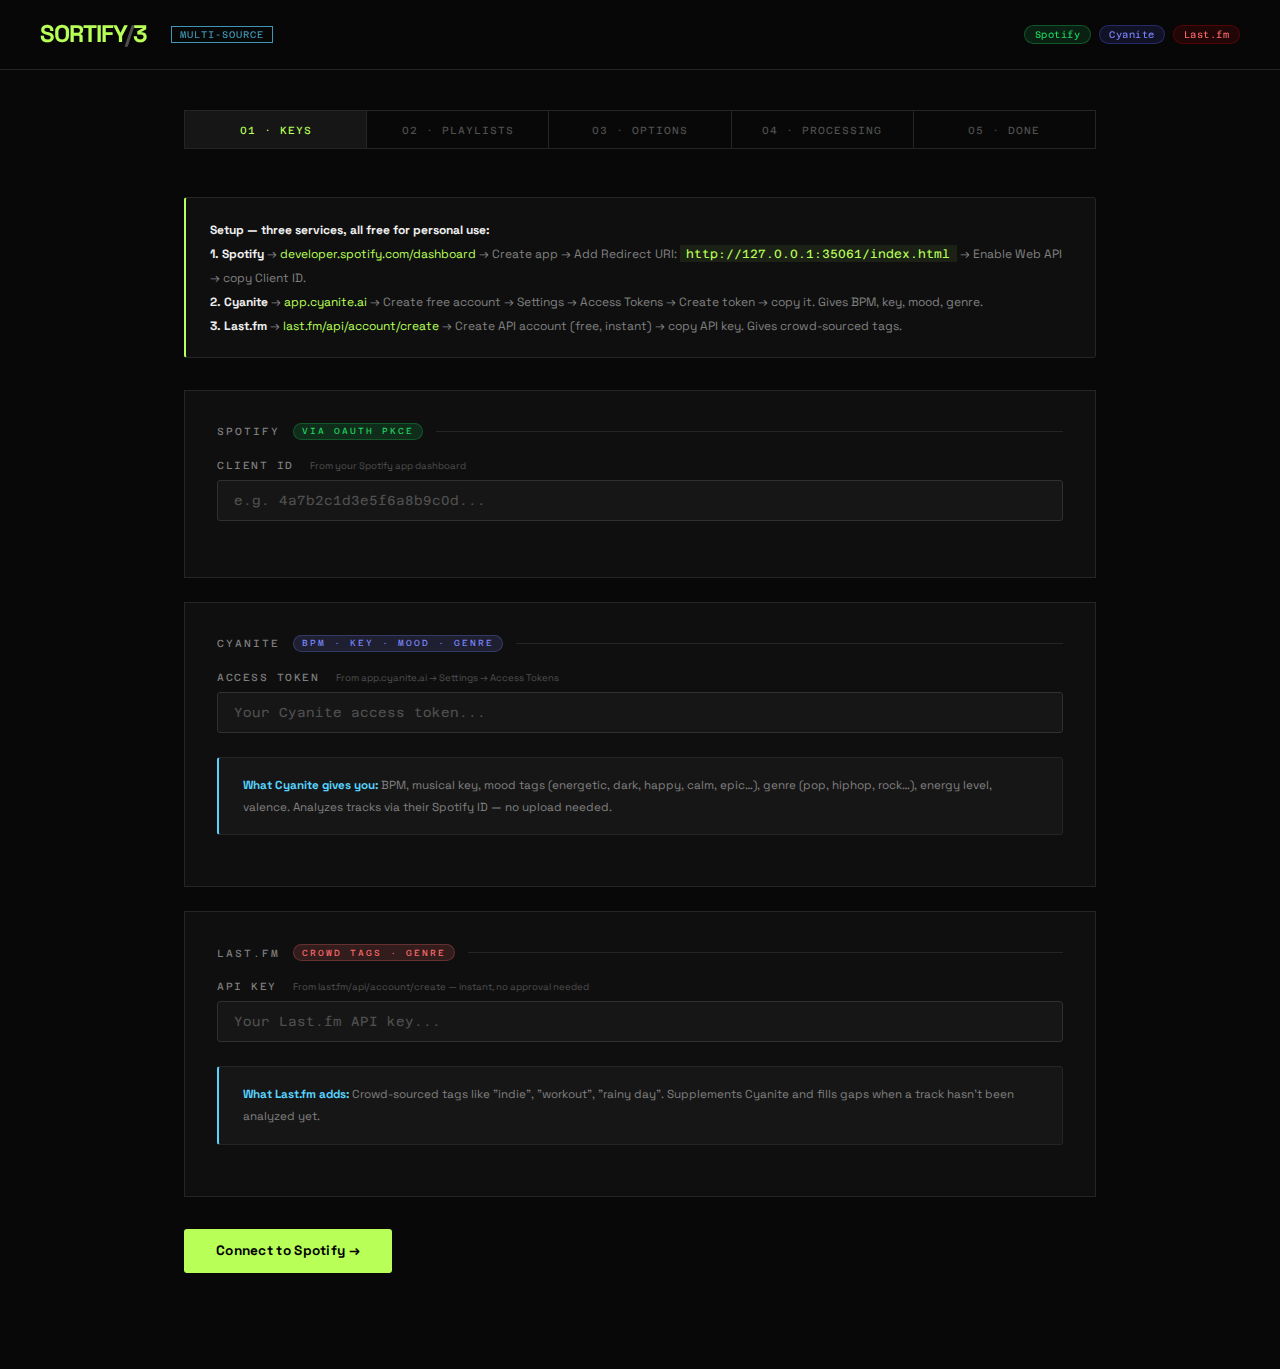
<file: index.html>
<!DOCTYPE html>
<html lang="en">
<head>
<meta charset="UTF-8"/>
<meta name="viewport" content="width=device-width,initial-scale=1.0"/>
<title>Sortify — Liked Songs Classifier</title>
<link href="https://fonts.googleapis.com/css2?family=Space+Grotesk:wght@300;400;500;700&family=Azeret+Mono:wght@400;500&display=swap" rel="stylesheet"/>
<link rel="stylesheet" href="style.css"/>
</head>
<body>

<header>
  <div>
    <div class="logo">SORTIFY<span>/</span>3</div>
  </div>
  <span class="version">MULTI-SOURCE</span>
  <div class="source-pills">
    <span class="spill spotify">Spotify</span>
    <span class="spill cyanite">Cyanite</span>
    <span class="spill lastfm">Last.fm</span>
  </div>
</header>

<div class="wrap">

  <!-- STEPS NAV -->
  <div class="steps-nav" id="steps-nav">
    <div class="step-dot active" data-step="0">01 · Keys</div>
    <div class="step-dot" data-step="1">02 · Playlists</div>
    <div class="step-dot" data-step="2">03 · Options</div>
    <div class="step-dot" data-step="3">04 · Processing</div>
    <div class="step-dot" data-step="4">05 · Done</div>
  </div>

  <!-- ═══ STEP 0: API KEYS ═══ -->
  <div id="step-0">
    <div class="instr">
      <strong>Setup — three services, all free for personal use:</strong><br/>
      <strong>1. Spotify</strong> → <a href="https://developer.spotify.com/dashboard" target="_blank">developer.spotify.com/dashboard</a> → Create app → Add Redirect URI: <code id="redir-display">loading...</code> → Enable Web API → copy Client ID.<br/>
      <strong>2. Cyanite</strong> → <a href="https://app.cyanite.ai" target="_blank">app.cyanite.ai</a> → Create free account → Settings → Access Tokens → Create token → copy it. Gives BPM, key, mood, genre.<br/>
      <strong>3. Last.fm</strong> → <a href="https://www.last.fm/api/account/create" target="_blank">last.fm/api/account/create</a> → Create API account (free, instant) → copy API key. Gives crowd-sourced tags.
    </div>

    <div class="card">
      <div class="card-title">Spotify <span class="src-tag src-spotify">via OAuth PKCE</span></div>
      <div class="field">
        <label>Client ID <span class="hint">From your Spotify app dashboard</span></label>
        <input type="text" id="sp-client-id" placeholder="e.g. 4a7b2c1d3e5f6a8b9c0d..."/>
      </div>
    </div>

    <div class="card">
      <div class="card-title">Cyanite <span class="src-tag src-cyanite">BPM · Key · Mood · Genre</span></div>
      <div class="field">
        <label>Access Token <span class="hint">From app.cyanite.ai → Settings → Access Tokens</span></label>
        <input type="password" id="cy-token" placeholder="Your Cyanite access token..."/>
      </div>
      <div class="instr-block">
        <strong>What Cyanite gives you:</strong> BPM, musical key, mood tags (energetic, dark, happy, calm, epic…), genre (pop, hiphop, rock…), energy level, valence. Analyzes tracks via their Spotify ID — no upload needed.
      </div>
    </div>

    <div class="card">
      <div class="card-title">Last.fm <span class="src-tag src-lastfm">Crowd Tags · Genre</span></div>
      <div class="field">
        <label>API Key <span class="hint">From last.fm/api/account/create — instant, no approval needed</span></label>
        <input type="text" id="lfm-key" placeholder="Your Last.fm API key..."/>
      </div>
      <div class="instr-block">
        <strong>What Last.fm adds:</strong> Crowd-sourced tags like "indie", "workout", "rainy day". Supplements Cyanite and fills gaps when a track hasn't been analyzed yet.
      </div>
    </div>

    <div class="btn-row">
      <button class="btn" id="btn-connect">Connect to Spotify →</button>
    </div>
  </div>

  <!-- ═══ STEP 1: PICK PLAYLISTS ═══ -->
  <div id="step-1" class="hidden">
    <div class="card">
      <div class="card-title">Target Playlists <span class="src-tag src-spotify">your playlists</span></div>
      <p style="font-size:0.75rem;color:var(--muted2);line-height:1.8;margin-bottom:1.2rem">
        Select which playlists liked songs should be sorted into. Each playlist is fingerprinted
        using Cyanite analysis of its existing tracks to build an audio centroid (average BPM, mood, genre profile).
        Liked songs are matched to the nearest centroid, boosted by playlist name keywords.
      </p>
      <div class="pick-bar">
        <button class="btn btn-secondary btn-sm" id="btn-all">All</button>
        <button class="btn btn-secondary btn-sm" id="btn-none">None</button>
        <span id="pick-count" class="mono">0 selected</span>
      </div>
      <div class="pl-grid" id="pl-grid">
        <div class="skel"></div><div class="skel"></div><div class="skel"></div>
      </div>
    </div>
    <div class="btn-row">
      <button class="btn" id="btn-to-opts" disabled>Configure Options →</button>
      <button class="btn btn-secondary" id="btn-back-0">← Back</button>
    </div>
  </div>

  <!-- ═══ STEP 2: OPTIONS ═══ -->
  <div id="step-2" class="hidden">
    <div class="card">
      <div class="card-title">Matching Options <span class="src-tag src-all">classification tuning</span></div>

      <div class="field">
        <label>Confidence Threshold <span class="hint">How strict the match must be</span></label>
        <div class="slider-wrap">
          <span class="slider-label">Strict</span>
          <input type="range" id="thresh" min="0.1" max="1.0" step="0.05" value="0.6"/>
          <span class="slider-label">Loose</span>
          <span class="slider-val" id="thresh-val">0.60</span>
        </div>
        <div class="slider-desc">Songs too different from all your playlists are skipped. Lower = fewer but more accurate matches. Recommended: 0.55–0.70</div>
      </div>

      <div class="field">
        <label>Cyanite Sample Rate <span class="hint">Tracks per playlist analyzed for fingerprinting</span></label>
        <div class="slider-wrap">
          <span class="slider-label">10</span>
          <input type="range" id="sample-rate" min="10" max="100" step="5" value="30"/>
          <span class="slider-label">100</span>
          <span class="slider-val" id="sample-val">30</span>
        </div>
        <div class="slider-desc">More samples = better fingerprint but more API calls. 30 is a good balance for Cyanite's free tier rate limits.</div>
      </div>

      <div class="sep"></div>

      <label class="toggle-row">
        <input type="checkbox" id="opt-keywords" checked/>
        <span>🔤 Playlist name keyword boosting — nudges ambiguous matches toward semantically aligned playlists</span>
      </label>
      <label class="toggle-row">
        <input type="checkbox" id="opt-lastfm" checked/>
        <span>🔴 Use Last.fm tags to supplement Cyanite — fills gaps for unanalyzed tracks</span>
      </label>
      <label class="toggle-row">
        <input type="checkbox" id="opt-dupes" checked/>
        <span>🔁 Skip songs already in target playlist (de-duplication)</span>
      </label>
    </div>

    <div class="btn-row">
      <button class="btn" id="btn-run">Analyse & Sort →</button>
      <button class="btn btn-secondary" id="btn-back-1">← Back</button>
    </div>
  </div>

  <!-- ═══ STEP 3: PROCESSING ═══ -->
  <div id="step-3" class="hidden">
    <div class="progress-card">
      <div style="font-size:0.65rem;font-family:'Azeret Mono',monospace;letter-spacing:2px;text-transform:uppercase;color:var(--muted2);margin-bottom:0.5rem">Processing</div>
      <div class="prog-bar-bg"><div class="prog-bar-fill" id="prog-fill"></div></div>
      <div class="prog-label" id="prog-label">Initializing...</div>
    </div>
    <div class="log" id="log"></div>
  </div>

  <!-- ═══ STEP 4: RESULTS ═══ -->
  <div id="step-4" class="hidden">
    <div class="stat-row" id="stat-row"></div>
    <div class="results-list" id="results-list"></div>
    <div id="skipped-notice"></div>
    <div class="btn-row">
      <button class="btn btn-secondary" id="btn-restart">← Start Over</button>
    </div>
  </div>

</div><!-- /wrap -->

<script src="app.js"></script>
</body>
</html>
</file>
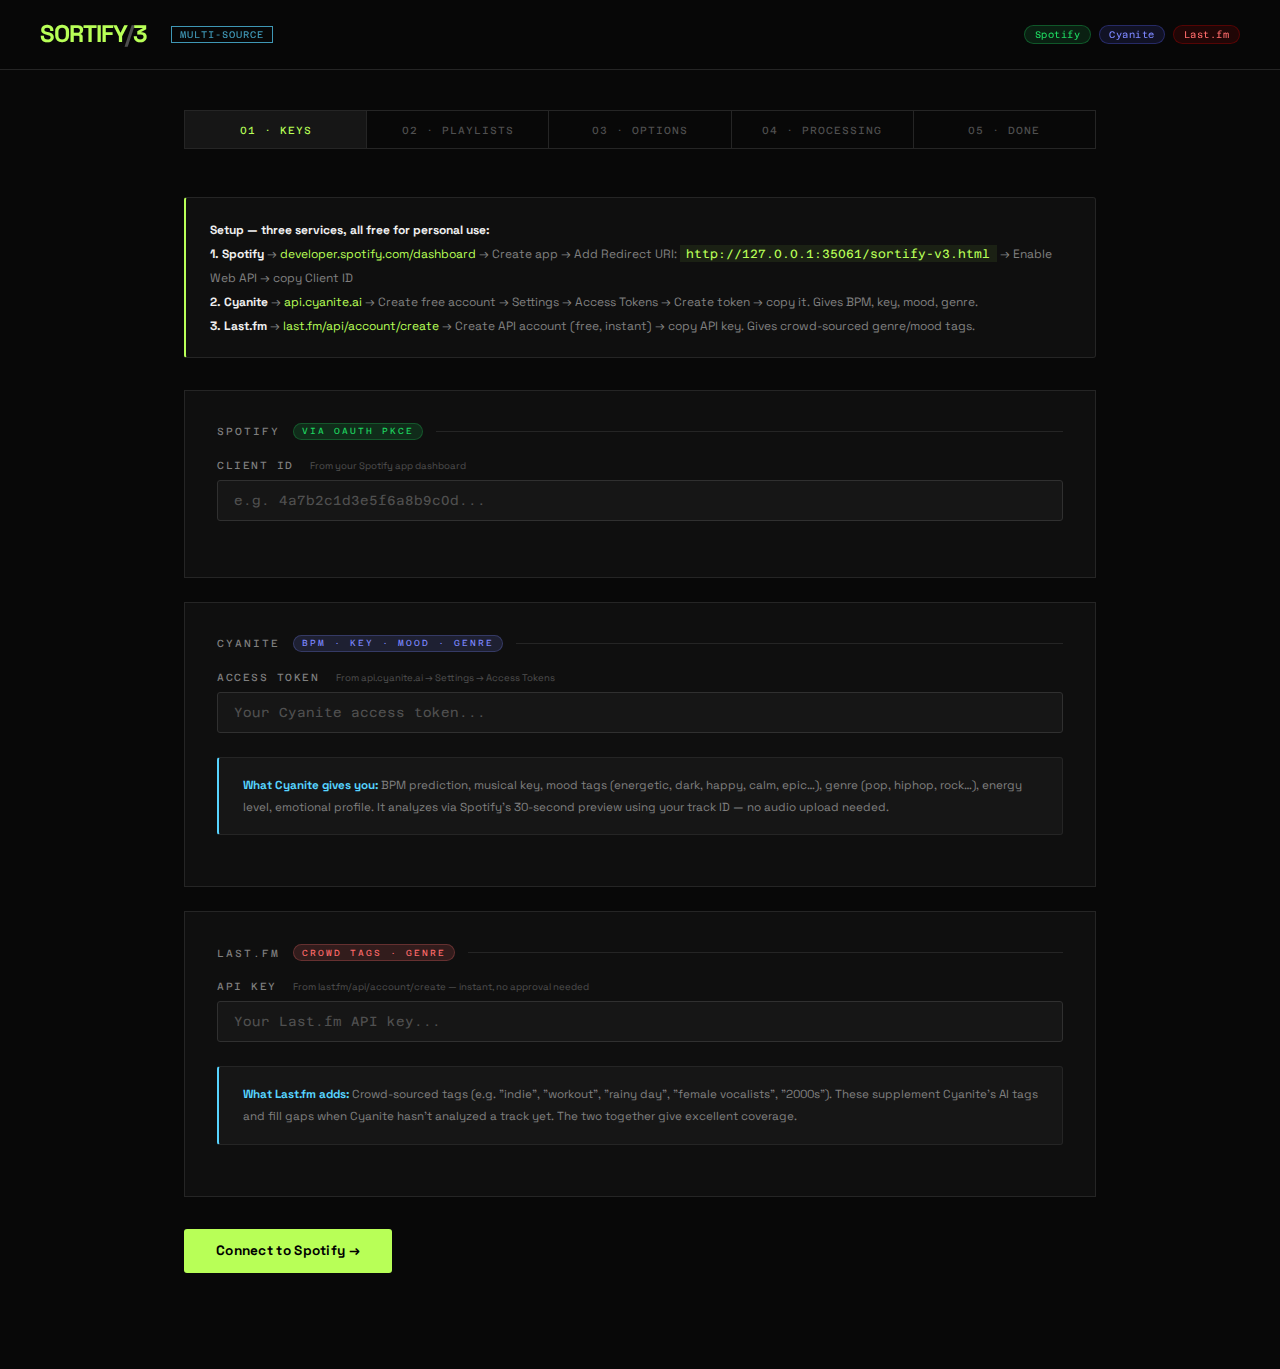
<file: sortify-v3.html>
<!DOCTYPE html>
<html lang="en">
<head>
<meta charset="UTF-8"/>
<meta name="viewport" content="width=device-width,initial-scale=1.0"/>
<title>Sortify v3</title>
<link href="https://fonts.googleapis.com/css2?family=Space+Grotesk:wght@300;400;500;700&family=Azeret+Mono:wght@400;500&display=swap" rel="stylesheet"/>
<style>
:root{
  --bg:#080808;
  --s1:#0f0f0f;
  --s2:#161616;
  --s3:#1c1c1c;
  --border:#252525;
  --border2:#303030;
  --g:#b8ff57;
  --g2:#57d4ff;
  --g3:#ff5757;
  --g4:#ffc857;
  --text:#efefef;
  --muted:#505050;
  --muted2:#808080;
  --r:3px;
}
*{box-sizing:border-box;margin:0;padding:0}
html{scroll-behavior:smooth}
body{background:var(--bg);color:var(--text);font-family:'Space Grotesk',sans-serif;min-height:100vh;display:flex;flex-direction:column;align-items:center;overflow-x:hidden}
.mono{font-family:'Azeret Mono',monospace}

/* ── HEADER ── */
header{
  width:100%;padding:1.4rem 2.5rem;border-bottom:1px solid var(--border);
  display:flex;align-items:center;gap:1.2rem;
  position:sticky;top:0;z-index:100;
  background:rgba(8,8,8,0.9);backdrop-filter:blur(12px);
}
.logo{font-size:1.5rem;font-weight:700;letter-spacing:-1px;color:var(--g);line-height:1}
.logo span{color:var(--text);opacity:0.3}
.version{font-family:'Azeret Mono',monospace;font-size:0.6rem;color:var(--g2);border:1px solid var(--g2);padding:0.15rem 0.5rem;letter-spacing:1px;opacity:0.7;margin-left:0.3rem}
.source-pills{margin-left:auto;display:flex;gap:0.5rem}
.spill{font-size:0.6rem;font-family:'Azeret Mono',monospace;padding:0.2rem 0.6rem;border-radius:20px;letter-spacing:0.5px}
.spill.spotify{background:rgba(30,215,96,0.12);color:#1ed760;border:1px solid rgba(30,215,96,0.3)}
.spill.cyanite{background:rgba(88,100,255,0.12);color:#7c87ff;border:1px solid rgba(88,100,255,0.3)}
.spill.lastfm{background:rgba(210,0,0,0.12);color:#ff6b6b;border:1px solid rgba(210,0,0,0.3)}

/* ── CONTAINER ── */
.wrap{width:100%;max-width:960px;padding:2.5rem 1.5rem 6rem}

/* ── STEPS NAV ── */
.steps-nav{display:flex;gap:0;margin-bottom:3rem;border:1px solid var(--border);overflow:hidden}
.step-dot{flex:1;padding:0.8rem 0.5rem;text-align:center;font-size:0.65rem;font-family:'Azeret Mono',monospace;letter-spacing:1px;color:var(--muted);border-right:1px solid var(--border);text-transform:uppercase;transition:background 0.2s,color 0.2s;cursor:default}
.step-dot:last-child{border-right:none}
.step-dot.active{background:var(--s2);color:var(--g)}
.step-dot.done{background:rgba(184,255,87,0.05);color:var(--g);opacity:0.5}

/* ── CARDS & SECTIONS ── */
.card{background:var(--s1);border:1px solid var(--border);padding:2rem;margin-bottom:1.5rem}
.card-title{font-size:0.65rem;font-family:'Azeret Mono',monospace;letter-spacing:2px;text-transform:uppercase;color:var(--muted2);margin-bottom:1.2rem;display:flex;align-items:center;gap:0.8rem}
.card-title::after{content:'';flex:1;height:1px;background:var(--border)}
.card-title .src-tag{font-size:0.55rem;padding:0.15rem 0.5rem;border-radius:20px}
.src-spotify{background:rgba(30,215,96,0.15);color:#1ed760;border:1px solid rgba(30,215,96,0.25)}
.src-cyanite{background:rgba(124,135,255,0.15);color:#7c87ff;border:1px solid rgba(124,135,255,0.25)}
.src-lastfm{background:rgba(255,107,107,0.15);color:#ff6b6b;border:1px solid rgba(255,107,107,0.25)}
.src-all{background:rgba(255,200,87,0.15);color:var(--g4);border:1px solid rgba(255,200,87,0.25)}

/* ── FORM ── */
.field{margin-bottom:1.5rem}
.field label{display:block;font-size:0.65rem;font-family:'Azeret Mono',monospace;letter-spacing:1.5px;text-transform:uppercase;color:var(--muted2);margin-bottom:0.5rem}
.field label .hint{font-size:0.6rem;color:var(--muted);text-transform:none;letter-spacing:0;margin-left:0.5rem;font-family:'Space Grotesk',sans-serif}
.field input,.field select{
  width:100%;background:var(--s2);border:1px solid var(--border2);color:var(--text);
  padding:0.75rem 1rem;font-family:'Azeret Mono',monospace;font-size:0.82rem;outline:none;
  transition:border-color 0.2s;border-radius:var(--r)
}
.field input:focus,.field select:focus{border-color:var(--g)}
.field input::placeholder{color:var(--muted)}
.field-row{display:grid;grid-template-columns:1fr 1fr;gap:1rem}

/* ── INSTRUCTIONS ── */
.instr{
  background:var(--s1);border:1px solid var(--border);border-left:2px solid var(--g);
  padding:1.2rem 1.5rem;font-size:0.75rem;line-height:2;color:var(--muted2);margin-bottom:2rem;border-radius:var(--r)
}
.instr strong{color:var(--text)}
.instr a{color:var(--g);text-decoration:none}
.instr a:hover{text-decoration:underline}
.instr code{background:rgba(184,255,87,0.08);padding:0.1rem 0.4rem;color:var(--g);font-family:'Azeret Mono',monospace;font-size:0.75rem}
.instr-block{background:var(--s2);border:1px solid var(--border);border-left:2px solid var(--g2);padding:1rem 1.5rem;font-size:0.73rem;line-height:1.9;color:var(--muted2);margin-bottom:1.2rem;border-radius:var(--r)}
.instr-block strong{color:var(--g2)}

/* ── BUTTONS ── */
.btn{
  background:var(--g);color:#000;border:none;padding:0.85rem 2rem;
  font-family:'Space Grotesk',sans-serif;font-weight:700;font-size:0.85rem;
  cursor:pointer;letter-spacing:0.3px;transition:opacity 0.15s,transform 0.1s;border-radius:var(--r)
}
.btn:hover{opacity:0.88}
.btn:active{transform:scale(0.98)}
.btn:disabled{opacity:0.3;cursor:not-allowed}
.btn-secondary{background:transparent;color:var(--text);border:1px solid var(--border2)}
.btn-secondary:hover{border-color:var(--muted2)}
.btn-sm{padding:0.5rem 1rem;font-size:0.75rem}
.btn-row{display:flex;gap:0.8rem;flex-wrap:wrap;margin-top:2rem}

/* ── PLAYLIST PICKER ── */
.pl-grid{
  display:flex;flex-direction:column;gap:0.4rem;
  max-height:380px;overflow-y:auto;border:1px solid var(--border);background:var(--s2);padding:0.4rem
}
.pl-item{
  display:flex;align-items:center;gap:0.8rem;padding:0.6rem 0.8rem;
  cursor:pointer;border:1px solid transparent;border-radius:var(--r);transition:all 0.12s;user-select:none
}
.pl-item:hover{background:var(--s3)}
.pl-item.sel{border-color:var(--g);background:rgba(184,255,87,0.04)}
.pl-img{width:38px;height:38px;object-fit:cover;flex-shrink:0;background:var(--border);border-radius:2px}
.pl-name{font-weight:600;font-size:0.82rem;white-space:nowrap;overflow:hidden;text-overflow:ellipsis}
.pl-meta{font-size:0.65rem;color:var(--muted2);margin-top:0.1rem;font-family:'Azeret Mono',monospace}
.pl-check{width:16px;height:16px;border:1px solid var(--border2);flex-shrink:0;margin-left:auto;border-radius:2px;display:flex;align-items:center;justify-content:center;font-size:0.65rem;color:var(--g)}
.pl-item.sel .pl-check{background:rgba(184,255,87,0.15);border-color:var(--g)}

.pick-bar{display:flex;align-items:center;gap:0.8rem;margin-bottom:0.8rem;flex-wrap:wrap}
.pick-bar span{margin-left:auto;font-size:0.7rem;color:var(--muted2);font-family:'Azeret Mono',monospace}

/* ── SLIDER ── */
.slider-wrap{display:flex;align-items:center;gap:1rem;margin-top:0.5rem}
.slider-wrap input[type=range]{flex:1;accent-color:var(--g)}
.slider-label{font-size:0.7rem;color:var(--muted2)}
.slider-val{font-family:'Azeret Mono',monospace;color:var(--g);font-size:0.85rem;min-width:2.5rem;text-align:right}
.slider-desc{font-size:0.72rem;color:var(--muted2);line-height:1.7;margin-top:0.5rem}

/* ── TOGGLE ── */
.toggle-row{display:flex;align-items:center;gap:0.8rem;margin-top:0.8rem;cursor:pointer}
.toggle-row input{accent-color:var(--g);width:14px;height:14px}
.toggle-row span{font-size:0.78rem;color:var(--muted2)}

/* ── PROGRESS ── */
.progress-card{background:var(--s1);border:1px solid var(--border);padding:2rem;margin-bottom:1.2rem;border-radius:var(--r)}
.prog-bar-bg{background:var(--s2);border:1px solid var(--border);height:4px;overflow:hidden;border-radius:2px;margin:1rem 0}
.prog-bar-fill{height:100%;background:var(--g);transition:width 0.5s ease;width:0%}
.prog-label{font-size:0.68rem;color:var(--muted2);font-family:'Azeret Mono',monospace}

/* ── LOG ── */
.log{
  background:var(--bg);border:1px solid var(--border);
  padding:1rem;height:220px;overflow-y:auto;
  font-size:0.7rem;line-height:1.9;border-radius:var(--r)
}
.l{color:var(--muted2)}
.l.ok{color:var(--g)}
.l.info{color:var(--g2)}
.l.warn{color:var(--g4)}
.l.err{color:var(--g3)}
.l.src-c{color:#7c87ff}
.l.src-l{color:#ff6b6b}

/* ── RESULTS ── */
.results-list{display:flex;flex-direction:column;gap:0.8rem}
.res-row{
  background:var(--s1);border:1px solid var(--border);
  display:grid;grid-template-columns:52px 1fr auto auto;
  align-items:center;gap:1rem;padding:1rem 1.2rem;border-radius:var(--r);
}
.res-img{width:52px;height:52px;object-fit:cover;background:var(--border);border-radius:2px}
.res-name{font-weight:700;font-size:0.9rem;margin-bottom:0.15rem}
.res-meta{font-size:0.65rem;color:var(--muted2);font-family:'Azeret Mono',monospace}
.res-count{font-weight:700;font-size:1.4rem;color:var(--g);text-align:right;white-space:nowrap}
.res-count small{font-size:0.6rem;color:var(--muted2);display:block;text-align:right;font-family:'Azeret Mono',monospace;font-weight:400}
.res-open{font-size:0.68rem;color:var(--g2);text-decoration:none;white-space:nowrap}
.res-open:hover{text-decoration:underline}

/* ── CENTROID PILLS ── */
.cpills{display:flex;flex-wrap:wrap;gap:0.3rem;margin-top:0.4rem}
.cp{font-size:0.58rem;padding:0.12rem 0.45rem;border-radius:20px;border:1px solid var(--border2);color:var(--muted2);font-family:'Azeret Mono',monospace}
.cp.hi{border-color:var(--g);color:var(--g)}
.cp.mood{border-color:var(--g2);color:var(--g2)}

/* ── SKELETONS ── */
.skel{
  background:linear-gradient(90deg,var(--s1) 25%,var(--s2) 50%,var(--s1) 75%);
  background-size:200% 100%;animation:skel 1.4s infinite;
  height:54px;border:1px solid var(--border);border-radius:var(--r)
}
@keyframes skel{0%{background-position:200% 0}100%{background-position:-200% 0}}

/* ── STAT BOXES ── */
.stat-row{display:grid;grid-template-columns:repeat(3,1fr);gap:0.8rem;margin-bottom:1.5rem}
.stat-box{background:var(--s2);border:1px solid var(--border);padding:1rem 1.2rem;border-radius:var(--r)}
.stat-num{font-family:'Azeret Mono',monospace;font-size:1.6rem;font-weight:500;color:var(--g)}
.stat-label{font-size:0.65rem;color:var(--muted2);margin-top:0.2rem;text-transform:uppercase;letter-spacing:1px}

/* ── SKIPPED NOTICE ── */
.skipped-notice{background:rgba(255,200,87,0.05);border:1px solid rgba(255,200,87,0.2);padding:1rem 1.2rem;font-size:0.73rem;color:var(--g4);border-radius:var(--r);margin-top:0.8rem;line-height:1.7}

/* ── MISC ── */
.hidden{display:none!important}
.sep{height:1px;background:var(--border);margin:2rem 0}
::-webkit-scrollbar{width:3px}
::-webkit-scrollbar-track{background:var(--s1)}
::-webkit-scrollbar-thumb{background:var(--border2)}
</style>
</head>
<body>

<header>
  <div>
    <div class="logo">SORTIFY<span>/</span>3</div>
  </div>
  <span class="version">MULTI-SOURCE</span>
  <div class="source-pills">
    <span class="spill spotify">Spotify</span>
    <span class="spill cyanite">Cyanite</span>
    <span class="spill lastfm">Last.fm</span>
  </div>
</header>

<div class="wrap">

  <!-- STEPS NAV -->
  <div class="steps-nav" id="steps-nav">
    <div class="step-dot active" data-step="0">01 · Keys</div>
    <div class="step-dot" data-step="1">02 · Playlists</div>
    <div class="step-dot" data-step="2">03 · Options</div>
    <div class="step-dot" data-step="3">04 · Processing</div>
    <div class="step-dot" data-step="4">05 · Done</div>
  </div>

  <!-- ═══════════════════════════════ STEP 0: API KEYS ═══ -->
  <div id="step-0">

    <div class="instr">
      <strong>Setup — three services, all free for personal use:</strong><br/>
      <strong>1. Spotify</strong> → <a href="https://developer.spotify.com/dashboard" target="_blank">developer.spotify.com/dashboard</a> → Create app → Add Redirect URI: <code id="redir-display">loading...</code> → Enable Web API → copy Client ID<br/>
      <strong>2. Cyanite</strong> → <a href="https://api.cyanite.ai" target="_blank">api.cyanite.ai</a> → Create free account → Settings → Access Tokens → Create token → copy it. Gives BPM, key, mood, genre.<br/>
      <strong>3. Last.fm</strong> → <a href="https://www.last.fm/api/account/create" target="_blank">last.fm/api/account/create</a> → Create API account (free, instant) → copy API key. Gives crowd-sourced genre/mood tags.
    </div>

    <div class="card">
      <div class="card-title">Spotify <span class="src-tag src-spotify">via OAuth PKCE</span></div>
      <div class="field">
        <label>Client ID <span class="hint">From your Spotify app dashboard</span></label>
        <input type="text" id="sp-client-id" placeholder="e.g. 4a7b2c1d3e5f6a8b9c0d..."/>
      </div>
    </div>

    <div class="card">
      <div class="card-title">Cyanite <span class="src-tag src-cyanite">BPM · Key · Mood · Genre</span></div>
      <div class="field">
        <label>Access Token <span class="hint">From api.cyanite.ai → Settings → Access Tokens</span></label>
        <input type="password" id="cy-token" placeholder="Your Cyanite access token..."/>
      </div>
      <div class="instr-block">
        <strong>What Cyanite gives you:</strong> BPM prediction, musical key, mood tags (energetic, dark, happy, calm, epic…), genre (pop, hiphop, rock…), energy level, emotional profile. It analyzes via Spotify's 30-second preview using your track ID — no audio upload needed.
      </div>
    </div>

    <div class="card">
      <div class="card-title">Last.fm <span class="src-tag src-lastfm">Crowd Tags · Genre</span></div>
      <div class="field">
        <label>API Key <span class="hint">From last.fm/api/account/create — instant, no approval needed</span></label>
        <input type="text" id="lfm-key" placeholder="Your Last.fm API key..."/>
      </div>
      <div class="instr-block">
        <strong>What Last.fm adds:</strong> Crowd-sourced tags (e.g. "indie", "workout", "rainy day", "female vocalists", "2000s"). These supplement Cyanite's AI tags and fill gaps when Cyanite hasn't analyzed a track yet. The two together give excellent coverage.
      </div>
    </div>

    <div class="btn-row">
      <button class="btn" id="btn-connect">Connect to Spotify →</button>
    </div>
  </div>

  <!-- ═══════════════════════════════ STEP 1: PICK PLAYLISTS ═══ -->
  <div id="step-1" class="hidden">

    <div class="card">
      <div class="card-title">Target Playlists <span class="src-tag src-spotify">your playlists</span></div>
      <p style="font-size:0.75rem;color:var(--muted2);line-height:1.8;margin-bottom:1.2rem">
        Select which of your playlists liked songs should be sorted into.
        Each playlist will be fingerprinted using <strong>Cyanite analysis</strong> of its existing tracks
        to build an audio centroid (average BPM, mood, genre profile).
        Liked songs are then matched to the nearest centroid, boosted by playlist name keywords.
      </p>

      <div class="pick-bar">
        <button class="btn btn-secondary btn-sm" id="btn-all">All</button>
        <button class="btn btn-secondary btn-sm" id="btn-none">None</button>
        <span id="pick-count" class="mono">0 selected</span>
      </div>
      <div class="pl-grid" id="pl-grid">
        <div class="skel"></div><div class="skel"></div><div class="skel"></div>
      </div>
    </div>

    <div class="btn-row">
      <button class="btn" id="btn-to-opts" disabled>Configure Options →</button>
      <button class="btn btn-secondary" id="btn-back-0">← Back</button>
    </div>
  </div>

  <!-- ═══════════════════════════════ STEP 2: OPTIONS ═══ -->
  <div id="step-2" class="hidden">

    <div class="card">
      <div class="card-title">Matching Options <span class="src-tag src-all">classification tuning</span></div>

      <div class="field">
        <label>Confidence Threshold
          <span class="hint">How strict the match must be before adding to a playlist</span>
        </label>
        <div class="slider-wrap">
          <span class="slider-label">Strict</span>
          <input type="range" id="thresh" min="0.1" max="1.0" step="0.05" value="0.6"/>
          <span class="slider-label">Loose</span>
          <span class="slider-val" id="thresh-val">0.60</span>
        </div>
        <div class="slider-desc">Songs too different from all your playlists are skipped rather than force-matched. Lower = fewer songs added but higher accuracy. Recommended: 0.55–0.70</div>
      </div>

      <div class="field">
        <label>Cyanite Sample Rate
          <span class="hint">How many tracks per playlist to analyze for fingerprinting</span>
        </label>
        <div class="slider-wrap">
          <span class="slider-label">10</span>
          <input type="range" id="sample-rate" min="10" max="100" step="5" value="30"/>
          <span class="slider-label">100</span>
          <span class="slider-val" id="sample-val">30</span>
        </div>
        <div class="slider-desc">More samples = better fingerprint but more API calls. 30 is a good balance. Cyanite free tier has rate limits so keep this reasonable.</div>
      </div>

      <div class="sep"></div>

      <label class="toggle-row">
        <input type="checkbox" id="opt-keywords" checked/>
        <span>🔤 Playlist name keyword boosting — nudges ambiguous matches toward semantically aligned playlists (e.g. "gym" boosts high-BPM/energy songs)</span>
      </label>
      <label class="toggle-row">
        <input type="checkbox" id="opt-lastfm" checked/>
        <span>🔴 Use Last.fm tags to supplement Cyanite data — fills gaps when Cyanite hasn't analyzed a track</span>
      </label>
      <label class="toggle-row">
        <input type="checkbox" id="opt-dupes" checked/>
        <span>🔁 Skip songs already in target playlist (de-duplication)</span>
      </label>
    </div>

    <div class="btn-row">
      <button class="btn" id="btn-run">Analyse & Sort →</button>
      <button class="btn btn-secondary" id="btn-back-1">← Back</button>
    </div>
  </div>

  <!-- ═══════════════════════════════ STEP 3: PROCESSING ═══ -->
  <div id="step-3" class="hidden">
    <div class="progress-card">
      <div style="font-size:0.65rem;font-family:'Azeret Mono',monospace;letter-spacing:2px;text-transform:uppercase;color:var(--muted2);margin-bottom:0.5rem">Processing</div>
      <div class="prog-bar-bg"><div class="prog-bar-fill" id="prog-fill"></div></div>
      <div class="prog-label" id="prog-label">Initializing...</div>
    </div>
    <div class="log" id="log"></div>
  </div>

  <!-- ═══════════════════════════════ STEP 4: RESULTS ═══ -->
  <div id="step-4" class="hidden">
    <div class="stat-row" id="stat-row"></div>
    <div class="results-list" id="results-list"></div>
    <div id="skipped-notice"></div>
    <div class="btn-row">
      <button class="btn btn-secondary" id="btn-restart">← Start Over</button>
    </div>
  </div>

</div><!-- /wrap -->

<script>
'use strict';
// ══════════════════════════════════════════════════════════════════
// CONSTANTS & CONFIG
// ══════════════════════════════════════════════════════════════════
const CYANITE_ENDPOINT = 'https://api.cyanite.ai/graphql';
const LASTFM_ENDPOINT  = 'https://ws.audioscrobbler.com/2.0/';
const SP_SCOPES = 'user-library-read playlist-read-private playlist-modify-private playlist-modify-public';

// Keyword clusters for name boosting
// Maps playlist name words → which features they imply
const KW_CLUSTERS = [
  {words:['workout','gym','run','beast','pump','lift','running','sport','exercise'],  moods:['energetic'],   genres:['electronicDance','pop'],     bpmMin:120},
  {words:['chill','relax','lofi','lo-fi','calm','sleep','ambient','soft','study'],    moods:['calm','chilled'],genres:['ambient'],                  bpmMax:100},
  {words:['party','dance','club','festival','banger','turn','hype','rave'],           moods:['energetic','happy'], genres:['electronicDance','pop'], bpmMin:120},
  {words:['sad','feels','emo','cry','blue','heartbreak','melancholy','depressed'],    moods:['sad','dark'],   genres:['folkCountry','singerSongwriter']},
  {words:['happy','joy','good','summer','fun','upbeat','vibes','sunshine'],           moods:['happy','uplifting'],genres:['pop']},
  {words:['focus','deep','work','concentration','flow','productivity'],               moods:['calm'],         genres:['ambient','classical']},
  {words:['acoustic','folk','coffee','morning','coffee','unplugged','raw'],           genres:['folkCountry','singerSongwriter','blues']},
  {words:['hiphop','rap','hip','hop','trap','drill','bars'],                          genres:['rapHipHop']},
  {words:['rock','metal','punk','grunge','alt','alternative','indie'],                genres:['rock','metal']},
  {words:['jazz','blues','soul','funk','rnb','r&b','groove'],                         genres:['jazz','blues','funkSoul','rnb']},
  {words:['country','country','western','twang','nashville'],                         genres:['folkCountry']},
  {words:['night','late','dark','midnight','moody','noir'],                           moods:['dark']},
  {words:['epic','cinematic','score','film','trailer','power'],                       moods:['epic']},
];

// Cyanite mood labels
const ALL_MOODS = ['energetic','dark','happy','calm','sad','chilled','romantic','epic','uplifting','aggressive','scary','sexy','ethereal'];
// Cyanite genre labels
const ALL_GENRES = ['ambient','blues','classical','electronicDance','folkCountry','funkSoul','jazz','latin','metal','pop','rapHipHop','reggae','rnb','rock','singerSongwriter'];

// ══════════════════════════════════════════════════════════════════
// STATE
// ══════════════════════════════════════════════════════════════════
let spToken=null, userId=null, clientId=null;
let cyToken=null, lfmKey=null;
let allPlaylists=[], selectedPlIds=new Set();
let currentStep=0;

// ══════════════════════════════════════════════════════════════════
// PKCE AUTH
// ══════════════════════════════════════════════════════════════════
function genVerifier(){
  const a=new Uint8Array(32); crypto.getRandomValues(a);
  return btoa(String.fromCharCode(...a)).replace(/\+/g,'-').replace(/\//g,'_').replace(/=/g,'');
}
async function genChallenge(v){
  const d=new TextEncoder().encode(v);
  const h=await crypto.subtle.digest('SHA-256',d);
  return btoa(String.fromCharCode(...new Uint8Array(h))).replace(/\+/g,'-').replace(/\//g,'_').replace(/=/g,'');
}
function redir(){return window.location.href.split('?')[0].split('#')[0]}

// ══════════════════════════════════════════════════════════════════
// SPOTIFY API
// ══════════════════════════════════════════════════════════════════
async function spGet(url){
  let res=await fetch(url,{headers:{Authorization:`Bearer ${spToken}`}});
  if(res.status===429){await sleep(parseInt(res.headers.get('Retry-After')||'2')*1000);return spGet(url);}
  if(!res.ok) throw new Error(`Spotify ${res.status}: ${url}`);
  return res.json();
}
async function spPages(url){
  let items=[],next=url;
  while(next){const d=await spGet(next);items=items.concat(d.items||[]);next=d.next;}
  return items;
}
async function spAddToPlaylist(plId,uris){
  for(let i=0;i<uris.length;i+=100){
    await fetch(`https://api.spotify.com/v1/playlists/${plId}/tracks`,{
      method:'POST',
      headers:{Authorization:`Bearer ${spToken}`,'Content-Type':'application/json'},
      body:JSON.stringify({uris:uris.slice(i,i+100)})
    });
  }
}

// ══════════════════════════════════════════════════════════════════
// CYANITE API — GraphQL
// spotifyTrack(id) → audioAnalysisV6 → bpm, key, mood, genre, energy
// ══════════════════════════════════════════════════════════════════
const CY_QUERY = `
query SortifyTrack($id: ID!) {
  spotifyTrack(id: $id) {
    __typename
    id
    ... on SpotifyTrack {
      audioAnalysisV6 {
        __typename
        ... on AudioAnalysisV6Finished {
          result {
            bpmPrediction { value }
            key { value }
            moodTags
            genreTags
            energyLevel { value }
            valence { value }
          }
        }
        ... on AudioAnalysisV6Processing { }
        ... on AudioAnalysisV6Enqueued  { }
        ... on AudioAnalysisV6Failed    { error { message } }
        ... on AudioAnalysisV6NotAuthorized { message }
      }
    }
  }
}`;

async function cyAnalyze(spotifyTrackId){
  try{
    const res=await fetch(CYANITE_ENDPOINT,{
      method:'POST',
      headers:{'Content-Type':'application/json','Authorization':`Bearer ${cyToken}`},
      body:JSON.stringify({query:CY_QUERY,variables:{id:spotifyTrackId}})
    });
    const json=await res.json();
    const track=json?.data?.spotifyTrack;
    if(!track || track.__typename!=='SpotifyTrack') return null;
    const analysis=track.audioAnalysisV6;
    if(!analysis || analysis.__typename!=='AudioAnalysisV6Finished') return null;
    const r=analysis.result;
    return {
      bpm: r.bpmPrediction?.value||null,
      key: r.key?.value||null,
      moods: r.moodTags||[],
      genres: r.genreTags||[],
      energy: r.energyLevel?.value||null,
      valence: r.valence?.value||null,
      source:'cyanite'
    };
  }catch(e){return null;}
}

// Normalize energy string to 0-1
function energyToNum(e){
  const map={low:0.2,'low-medium':0.35,medium:0.5,'medium-high':0.65,high:0.8,'very high':0.95};
  return map[e?.toLowerCase()]??0.5;
}
function valenceToNum(v){
  const map={negative:0.1,'negative-neutral':0.3,neutral:0.5,'positive-neutral':0.7,positive:0.9};
  return map[v?.toLowerCase()]??0.5;
}

// ══════════════════════════════════════════════════════════════════
// LAST.FM API — track.getTopTags
// Returns crowd-sourced tags like "indie", "workout", "female vocalists"
// No auth required beyond API key
// ══════════════════════════════════════════════════════════════════
async function lfmGetTags(artist,track){
  if(!lfmKey) return [];
  try{
    const url=`${LASTFM_ENDPOINT}?method=track.getTopTags&artist=${encodeURIComponent(artist)}&track=${encodeURIComponent(track)}&api_key=${lfmKey}&format=json&limit=10`;
    const res=await fetch(url);
    const json=await res.json();
    return (json?.toptags?.tag||[]).map(t=>t.name.toLowerCase());
  }catch(e){return [];}
}

// Normalize Last.fm tags → Cyanite-compatible mood/genre signals
function lfmTagsToSignals(tags){
  const moods=[], genres=[];
  const tagStr=tags.join(' ');
  // mood signals
  if(/workout|gym|running|exercise|sport/.test(tagStr)) moods.push('energetic');
  if(/chill|relax|calm|ambient|sleep|study/.test(tagStr)) moods.push('calm','chilled');
  if(/sad|emo|heartbreak|melancholy|cry/.test(tagStr)) moods.push('sad','dark');
  if(/happy|fun|upbeat|sunshine|joy/.test(tagStr)) moods.push('happy','uplifting');
  if(/epic|cinematic|powerful|trailer/.test(tagStr)) moods.push('epic');
  if(/dark|moody|night|noir/.test(tagStr)) moods.push('dark');
  // genre signals
  if(/hip.?hop|rap|trap|drill/.test(tagStr)) genres.push('rapHipHop');
  if(/rock|punk|grunge|alt/.test(tagStr)) genres.push('rock');
  if(/metal|heavy|thrash/.test(tagStr)) genres.push('metal');
  if(/jazz/.test(tagStr)) genres.push('jazz');
  if(/blues/.test(tagStr)) genres.push('blues');
  if(/classical|orchestra|symphony/.test(tagStr)) genres.push('classical');
  if(/electronic|edm|techno|house|dance/.test(tagStr)) genres.push('electronicDance');
  if(/folk|country|acoustic/.test(tagStr)) genres.push('folkCountry');
  if(/soul|funk|r.?b|rnb/.test(tagStr)) genres.push('funkSoul','rnb');
  if(/latin|reggaeton|salsa/.test(tagStr)) genres.push('latin');
  if(/reggae/.test(tagStr)) genres.push('reggae');
  if(/pop/.test(tagStr)) genres.push('pop');
  return {moods:[...new Set(moods)],genres:[...new Set(genres)]};
}

// ══════════════════════════════════════════════════════════════════
// FINGERPRINTING & MATCHING
// ══════════════════════════════════════════════════════════════════

// Build a centroid from a list of track analyses
// Centroid = average feature vector over all analyzed tracks
function buildCentroid(analyses){
  if(!analyses.length) return null;
  // BPM — average
  const bpms=analyses.map(a=>a.bpm).filter(Boolean);
  const avgBpm=bpms.length ? bpms.reduce((s,v)=>s+v,0)/bpms.length : null;
  // Energy — average
  const energies=analyses.map(a=>typeof a.energy==='number'?a.energy:energyToNum(a.energy)).filter(v=>v!=null);
  const avgEnergy=energies.length ? energies.reduce((s,v)=>s+v,0)/energies.length : 0.5;
  // Valence — average
  const valences=analyses.map(a=>typeof a.valence==='number'?a.valence:valenceToNum(a.valence)).filter(v=>v!=null);
  const avgValence=valences.length ? valences.reduce((s,v)=>s+v,0)/valences.length : 0.5;
  // Mood — frequency map (how often each mood appears)
  const moodFreq={};
  analyses.forEach(a=>(a.moods||[]).forEach(m=>{moodFreq[m]=(moodFreq[m]||0)+1}));
  ALL_MOODS.forEach(m=>{if(!moodFreq[m]) moodFreq[m]=0});
  const totalMoods=analyses.length;
  const moodVec={};
  ALL_MOODS.forEach(m=>moodVec[m]=(moodFreq[m]||0)/totalMoods);
  // Genre — same
  const genreFreq={};
  analyses.forEach(a=>(a.genres||[]).forEach(g=>{genreFreq[g]=(genreFreq[g]||0)+1}));
  ALL_GENRES.forEach(g=>{if(!genreFreq[g]) genreFreq[g]=0});
  const genreVec={};
  ALL_GENRES.forEach(g=>genreVec[g]=(genreFreq[g]||0)/totalMoods);
  return {bpm:avgBpm, energy:avgEnergy, valence:avgValence, moodVec, genreVec, sampleSize:analyses.length};
}

// Distance between two feature vectors
// Combines: BPM distance + mood cosine distance + genre cosine distance + energy distance
function distance(centroid, trackAnalysis){
  let score=0, parts=0;
  // BPM (normalized 60-200 BPM range → 0-1)
  if(centroid.bpm && trackAnalysis.bpm){
    const normC=(centroid.bpm-60)/140;
    const normT=(trackAnalysis.bpm-60)/140;
    score+=Math.abs(normC-normT);
    parts++;
  }
  // Energy
  const tEnergy=typeof trackAnalysis.energy==='number'?trackAnalysis.energy:energyToNum(trackAnalysis.energy);
  score+=Math.abs(centroid.energy-tEnergy);
  parts++;
  // Valence
  const tValence=typeof trackAnalysis.valence==='number'?trackAnalysis.valence:valenceToNum(trackAnalysis.valence);
  score+=Math.abs(centroid.valence-tValence);
  parts++;
  // Mood vector — dot product similarity (converted to distance)
  if(centroid.moodVec && trackAnalysis.moods?.length){
    const tVec={};
    ALL_MOODS.forEach(m=>tVec[m]=0);
    trackAnalysis.moods.forEach(m=>{if(tVec[m]!==undefined) tVec[m]=1});
    // cosine distance
    let dot=0,magC=0,magT=0;
    ALL_MOODS.forEach(m=>{
      dot+=centroid.moodVec[m]*tVec[m];
      magC+=centroid.moodVec[m]**2;
      magT+=tVec[m]**2;
    });
    const cos= magC>0&&magT>0 ? dot/(Math.sqrt(magC)*Math.sqrt(magT)) : 0;
    score+=(1-cos)*1.5; // weight mood more heavily
    parts++;
  }
  // Genre vector
  if(centroid.genreVec && trackAnalysis.genres?.length){
    const tVec={};
    ALL_GENRES.forEach(g=>tVec[g]=0);
    trackAnalysis.genres.forEach(g=>{if(tVec[g]!==undefined) tVec[g]=1});
    let dot=0,magC=0,magT=0;
    ALL_GENRES.forEach(g=>{
      dot+=centroid.genreVec[g]*tVec[g];
      magC+=centroid.genreVec[g]**2;
      magT+=tVec[g]**2;
    });
    const cos= magC>0&&magT>0 ? dot/(Math.sqrt(magC)*Math.sqrt(magT)) : 0;
    score+=(1-cos)*2.0; // weight genre heavily — genre is the strongest signal
    parts++;
  }
  return parts>0 ? score/parts : 1;
}

// Keyword bonus — reduces distance if playlist name semantically aligns with track
function kwBonus(playlistName, analysis){
  const name=playlistName.toLowerCase();
  let bonus=0;
  for(const cluster of KW_CLUSTERS){
    const nameMatch=cluster.words.some(w=>name.includes(w));
    if(!nameMatch) continue;
    // Check if track aligns
    const moodMatch=cluster.moods?.some(m=>analysis.moods?.includes(m))||false;
    const genreMatch=cluster.genres?.some(g=>analysis.genres?.includes(g))||false;
    const bpmMatch=cluster.bpmMin ? (analysis.bpm||0)>=cluster.bpmMin : cluster.bpmMax ? (analysis.bpm||200)<=cluster.bpmMax : false;
    let align=0;
    if(moodMatch) align+=0.35;
    if(genreMatch) align+=0.45;
    if(bpmMatch) align+=0.2;
    bonus+=align*0.12; // max ~0.12 per matching cluster
  }
  return Math.min(bonus,0.35);
}

// ══════════════════════════════════════════════════════════════════
// LOGGER / PROGRESS
// ══════════════════════════════════════════════════════════════════
function log(msg,cls=''){
  const el=document.getElementById('log');
  if(!el) return;
  const d=document.createElement('div');
  d.className='l '+cls;
  d.textContent=msg;
  el.appendChild(d);
  el.scrollTop=el.scrollHeight;
}
function prog(pct,label){
  document.getElementById('prog-fill').style.width=pct+'%';
  document.getElementById('prog-label').textContent=label;
}

// ══════════════════════════════════════════════════════════════════
// MAIN SORT FLOW
// ══════════════════════════════════════════════════════════════════
async function runSort(){
  goStep(3);
  const threshold=parseFloat(document.getElementById('thresh').value);
  const sampleRate=parseInt(document.getElementById('sample-rate').value);
  const useKeywords=document.getElementById('opt-keywords').checked;
  const useLastfm=document.getElementById('opt-lastfm').checked;
  const dedup=document.getElementById('opt-dupes').checked;
  const targets=allPlaylists.filter(p=>selectedPlIds.has(p.id));

  try{
    // ─── 1. Fingerprint each target playlist ─────────────────────
    log(`Fingerprinting ${targets.length} playlists using Cyanite...`,'info');
    prog(3,'Fetching playlist tracks...');
    const centroids=[];

    for(let i=0;i<targets.length;i++){
      const pl=targets[i];
      prog(3+Math.round(i/targets.length*22),`Fingerprinting "${pl.name}"...`);
      log(`  Analyzing "${pl.name}"...`);

      // Fetch tracks from this playlist
      const tracks=await spPages(`https://api.spotify.com/v1/playlists/${pl.id}/tracks?limit=50&fields=next,items(track(id,name,artists))`);
      const sample=tracks.filter(t=>t.track?.id).slice(0,sampleRate);

      if(!sample.length){log(`  ⚠ "${pl.name}" empty — skipping`,'warn');continue;}

      // Analyze sample with Cyanite
      const analyses=[];
      for(const t of sample){
        const cy=await cyAnalyze(t.track.id);
        if(cy) analyses.push(cy);
        await sleep(60); // gentle rate limiting for Cyanite
      }

      if(!analyses.length){
        log(`  ⚠ "${pl.name}" — Cyanite returned no data (try checking your token or free tier limits)`,'warn');
        continue;
      }

      const centroid=buildCentroid(analyses);
      if(!centroid) continue;

      // Human-readable description
      const topMoods=ALL_MOODS.filter(m=>centroid.moodVec[m]>0.2).sort((a,b)=>centroid.moodVec[b]-centroid.moodVec[a]).slice(0,2);
      const topGenres=ALL_GENRES.filter(g=>centroid.genreVec[g]>0.2).sort((a,b)=>centroid.genreVec[b]-centroid.genreVec[a]).slice(0,2);
      const bpmStr=centroid.bpm ? `${Math.round(centroid.bpm)}bpm` : '?bpm';
      log(`  ✓ "${pl.name}" → ${bpmStr}, moods:[${topMoods.join(',')||'mixed'}], genres:[${topGenres.join(',')||'mixed'}] (${analyses.length} tracks)`, 'ok');

      centroids.push({playlist:pl, centroid, topMoods, topGenres});
    }

    if(!centroids.length) throw new Error('No playlists could be fingerprinted. Check your Cyanite token and try increasing sample rate.');

    // ─── 2. Fetch liked songs ─────────────────────────────────────
    prog(28,'Fetching liked songs...');
    log('Fetching liked songs from Spotify...','info');
    const liked=await spPages('https://api.spotify.com/v1/me/tracks?limit=50');
    log(`✓ ${liked.length} liked songs found`,'ok');

    // ─── 3. Build dupe sets ───────────────────────────────────────
    let existingUris={};
    if(dedup){
      prog(33,'Building de-duplication index...');
      for(const c of centroids){
        const tks=await spPages(`https://api.spotify.com/v1/playlists/${c.playlist.id}/tracks?limit=50&fields=next,items(track(uri))`);
        existingUris[c.playlist.id]=new Set(tks.map(t=>t.track?.uri).filter(Boolean));
      }
    }

    // ─── 4. Analyze liked songs ───────────────────────────────────
    prog(37,'Analyzing liked songs...');
    log(`Analyzing ${liked.length} liked songs (Cyanite + Last.fm)...`,'info');

    const buckets={};
    centroids.forEach(c=>buckets[c.playlist.id]=[]);
    let matched=0, skipped_conf=0, skipped_dupe=0, cy_hits=0, lfm_hits=0, no_data=0;

    for(let i=0;i<liked.length;i++){
      const item=liked[i];
      if(!item?.track?.id) continue;
      const track=item.track;

      prog(37+Math.round(i/liked.length*48),`Analyzing ${i+1}/${liked.length}: ${track.name}`);

      // Cyanite analysis first
      let analysis=await cyAnalyze(track.id);
      if(analysis) cy_hits++;

      // Last.fm tags to fill gaps or supplement
      if(useLastfm && (!analysis || !analysis.moods?.length || !analysis.genres?.length)){
        const artist=track.artists?.[0]?.name||'';
        const tags=await lfmGetTags(artist,track.name);
        if(tags.length){
          const sigs=lfmTagsToSignals(tags);
          lfm_hits++;
          if(!analysis){
            analysis={bpm:null,key:null,moods:sigs.moods,genres:sigs.genres,energy:null,valence:null,source:'lastfm'};
            log(`  [lfm] ${track.name} → tags: ${tags.slice(0,4).join(', ')}`,'src-l');
          } else {
            // Merge Last.fm signals in
            analysis.moods=[...new Set([...analysis.moods,...sigs.moods])];
            analysis.genres=[...new Set([...analysis.genres,...sigs.genres])];
            analysis.source='both';
          }
        }
      }

      if(!analysis || (!analysis.moods?.length && !analysis.genres?.length)){
        no_data++;
        continue; // truly no data — skip
      }

      // Find nearest centroid
      let bestDist=Infinity, bestCentroid=null;
      for(const c of centroids){
        let dist=distance(c.centroid, analysis);
        if(useKeywords) dist-=kwBonus(c.playlist.name, analysis);
        if(dist<bestDist){bestDist=dist;bestCentroid=c;}
      }

      if(bestDist>threshold){skipped_conf++;continue;}
      if(dedup && existingUris[bestCentroid.playlist.id]?.has(track.uri)){skipped_dupe++;continue;}

      buckets[bestCentroid.playlist.id].push(track.uri);
      matched++;

      await sleep(80); // rate limit buffer between song analyses
    }

    log(`✓ Matched: ${matched} | Low confidence: ${skipped_conf} | Dupes: ${skipped_dupe} | No data: ${no_data}`,'ok');
    log(`  Cyanite hits: ${cy_hits} | Last.fm fills: ${lfm_hits}`);

    // ─── 5. Push to Spotify ───────────────────────────────────────
    prog(87,'Adding tracks to playlists...');
    log('Pushing matched tracks to Spotify playlists...','info');
    const results=[];
    for(let i=0;i<centroids.length;i++){
      const c=centroids[i];
      const uris=buckets[c.playlist.id];
      prog(87+Math.round(i/centroids.length*13),`Updating "${c.playlist.name}"...`);
      if(uris.length){
        await spAddToPlaylist(c.playlist.id,uris);
        log(`✓ +${uris.length} → "${c.playlist.name}"`,'ok');
      } else {
        log(`  "${c.playlist.name}": no matches`,'warn');
      }
      results.push({...c, count:uris.length});
    }

    prog(100,`Done! ${matched} songs sorted across ${centroids.length} playlists.`);
    log(`🎉 All done!`,'ok');

    showResults(results, {matched, skipped_conf, skipped_dupe, no_data, cy_hits, lfm_hits});

  }catch(e){
    log(`ERROR: ${e.message}`,'err');
    console.error(e);
  }
}

// ══════════════════════════════════════════════════════════════════
// RESULTS UI
// ══════════════════════════════════════════════════════════════════
function showResults(results, stats){
  goStep(4);

  document.getElementById('stat-row').innerHTML=`
    <div class="stat-box"><div class="stat-num">${stats.matched}</div><div class="stat-label">Songs Sorted</div></div>
    <div class="stat-box"><div class="stat-num">${stats.cy_hits}</div><div class="stat-label">Cyanite Analyses</div></div>
    <div class="stat-box"><div class="stat-num">${stats.lfm_hits}</div><div class="stat-label">Last.fm Fills</div></div>
  `;

  const sorted=[...results].sort((a,b)=>b.count-a.count);
  document.getElementById('results-list').innerHTML=sorted.map(r=>{
    const bpmStr=r.centroid.bpm?`${Math.round(r.centroid.bpm)} BPM`:'? BPM';
    const topMoods=ALL_MOODS.filter(m=>r.centroid.moodVec[m]>0.2).sort((a,b)=>r.centroid.moodVec[b]-r.centroid.moodVec[a]).slice(0,3);
    const topGenres=ALL_GENRES.filter(g=>r.centroid.genreVec[g]>0.2).sort((a,b)=>r.centroid.genreVec[b]-r.centroid.genreVec[a]).slice(0,2);
    return `
    <div class="res-row">
      <img class="res-img" src="${r.playlist.images?.[0]?.url||''}" onerror="this.style.opacity=0"/>
      <div>
        <div class="res-name">${r.playlist.name}</div>
        <div class="res-meta">Fingerprinted from ${r.centroid.sampleSize} tracks</div>
        <div class="cpills">
          <span class="cp hi">${bpmStr}</span>
          ${topMoods.map(m=>`<span class="cp mood">${m}</span>`).join('')}
          ${topGenres.map(g=>`<span class="cp">${g}</span>`).join('')}
        </div>
      </div>
      <div class="res-count">${r.count>0?'+'+r.count:'—'}<small>tracks added</small></div>
      <a class="res-open" href="https://open.spotify.com/playlist/${r.playlist.id}" target="_blank">Open ↗</a>
    </div>`;
  }).join('');

  if(stats.skipped_conf>0){
    document.getElementById('skipped-notice').innerHTML=`
      <div class="skipped-notice">
        ⚠ ${stats.skipped_conf} songs didn't match any playlist closely enough and were skipped.
        Try raising the confidence threshold in options, or add more playlists as targets.
        ${stats.no_data>0?`<br>${stats.no_data} songs had no Cyanite or Last.fm data available.`:''}
      </div>`;
  }
}

// ══════════════════════════════════════════════════════════════════
// PLAYLIST PICKER UI
// ══════════════════════════════════════════════════════════════════
function buildPicker(playlists){
  const grid=document.getElementById('pl-grid');
  grid.innerHTML=playlists.map(pl=>`
    <div class="pl-item" data-id="${pl.id}" onclick="togglePl('${pl.id}',this)">
      <img class="pl-img" src="${pl.images?.[0]?.url||''}" onerror="this.style.opacity=0.2"/>
      <div style="min-width:0;flex:1">
        <div class="pl-name">${pl.name}</div>
        <div class="pl-meta">${pl.tracks?.total||0} tracks</div>
      </div>
      <div class="pl-check">✓</div>
    </div>`).join('');
  updatePickCount();
}
function togglePl(id,el){
  if(selectedPlIds.has(id)){selectedPlIds.delete(id);el.classList.remove('sel');}
  else{selectedPlIds.add(id);el.classList.add('sel');}
  updatePickCount();
}
function updatePickCount(){
  document.getElementById('pick-count').textContent=`${selectedPlIds.size} selected`;
  document.getElementById('btn-to-opts').disabled=selectedPlIds.size===0;
}

// ══════════════════════════════════════════════════════════════════
// STEP NAVIGATION
// ══════════════════════════════════════════════════════════════════
function goStep(n){
  for(let i=0;i<5;i++){
    const el=document.getElementById(`step-${i}`);
    if(el) el.classList.toggle('hidden',i!==n);
    const dot=document.querySelector(`.step-dot[data-step="${i}"]`);
    if(dot){
      dot.classList.remove('active','done');
      if(i===n) dot.classList.add('active');
      else if(i<n) dot.classList.add('done');
    }
  }
  currentStep=n;
}

// ══════════════════════════════════════════════════════════════════
// AUTH FLOW
// ══════════════════════════════════════════════════════════════════
async function startLogin(){
  clientId=document.getElementById('sp-client-id').value.trim();
  cyToken=document.getElementById('cy-token').value.trim();
  lfmKey=document.getElementById('lfm-key').value.trim();
  if(!clientId){alert('Please enter your Spotify Client ID');return;}
  if(!cyToken){alert('Please enter your Cyanite access token');return;}
  // Last.fm is optional but strongly recommended
  localStorage.setItem('sortify_cid',clientId);
  localStorage.setItem('sortify_cy',cyToken);
  localStorage.setItem('sortify_lfm',lfmKey);
  const verifier=genVerifier();
  const challenge=await genChallenge(verifier);
  localStorage.setItem('sortify_pv',verifier);
  const params=new URLSearchParams({
    client_id:clientId,response_type:'code',redirect_uri:redir(),
    code_challenge_method:'S256',code_challenge:challenge,scope:SP_SCOPES
  });
  window.location=`https://accounts.spotify.com/authorize?${params}`;
}

async function handleCallback(code){
  clientId=localStorage.getItem('sortify_cid');
  cyToken=localStorage.getItem('sortify_cy');
  lfmKey=localStorage.getItem('sortify_lfm');
  const verifier=localStorage.getItem('sortify_pv');
  const res=await fetch('https://accounts.spotify.com/api/token',{
    method:'POST',headers:{'Content-Type':'application/x-www-form-urlencoded'},
    body:new URLSearchParams({grant_type:'authorization_code',code,redirect_uri:redir(),client_id:clientId,code_verifier:verifier})
  });
  const data=await res.json();
  if(!data.access_token) throw new Error('Token exchange failed: '+JSON.stringify(data));
  spToken=data.access_token;
  history.replaceState({},document.title,redir());

  // Load playlists
  goStep(1);
  const me=await spGet('https://api.spotify.com/v1/me');
  userId=me.id;
  allPlaylists=await spPages('https://api.spotify.com/v1/me/playlists?limit=50');
  allPlaylists=allPlaylists.filter(p=>p.owner?.id===userId); // only own playlists
  buildPicker(allPlaylists);
}

function sleep(ms){return new Promise(r=>setTimeout(r,ms))}

// ══════════════════════════════════════════════════════════════════
// INIT & EVENT LISTENERS
// ══════════════════════════════════════════════════════════════════
window.togglePl=togglePl;

document.getElementById('redir-display').textContent=redir();
document.getElementById('btn-connect').addEventListener('click',startLogin);
document.getElementById('btn-to-opts').addEventListener('click',()=>goStep(2));
document.getElementById('btn-back-0').addEventListener('click',()=>goStep(0));
document.getElementById('btn-back-1').addEventListener('click',()=>goStep(1));
document.getElementById('btn-run').addEventListener('click',runSort);
document.getElementById('btn-restart').addEventListener('click',()=>{
  localStorage.removeItem('sortify_pv');
  goStep(0);
});
document.getElementById('btn-all').addEventListener('click',()=>{
  allPlaylists.forEach(p=>{selectedPlIds.add(p.id);document.querySelector(`[data-id="${p.id}"]`)?.classList.add('sel');});
  updatePickCount();
});
document.getElementById('btn-none').addEventListener('click',()=>{
  selectedPlIds.clear();
  document.querySelectorAll('.pl-item').forEach(el=>el.classList.remove('sel'));
  updatePickCount();
});
document.getElementById('thresh').addEventListener('input',function(){
  document.getElementById('thresh-val').textContent=parseFloat(this.value).toFixed(2);
});
document.getElementById('sample-rate').addEventListener('input',function(){
  document.getElementById('sample-val').textContent=this.value;
});

// Restore saved values
['sortify_cid','sortify_cy','sortify_lfm'].forEach((k,i)=>{
  const v=localStorage.getItem(k);
  if(v) document.getElementById(['sp-client-id','cy-token','lfm-key'][i]).value=v;
});

// OAuth callback
const urlP=new URLSearchParams(window.location.search);
const code=urlP.get('code');
if(code){
  handleCallback(code).catch(e=>{alert('Auth error: '+e.message);goStep(0);});
}
</script>
</body>
</html>
</file>
<file: style.css>
:root{
  --bg:#080808;
  --s1:#0f0f0f;
  --s2:#161616;
  --s3:#1c1c1c;
  --border:#252525;
  --border2:#303030;
  --g:#b8ff57;
  --g2:#57d4ff;
  --g3:#ff5757;
  --g4:#ffc857;
  --text:#efefef;
  --muted:#505050;
  --muted2:#808080;
  --r:3px;
}
*{box-sizing:border-box;margin:0;padding:0}
html{scroll-behavior:smooth}
body{background:var(--bg);color:var(--text);font-family:'Space Grotesk',sans-serif;min-height:100vh;display:flex;flex-direction:column;align-items:center;overflow-x:hidden}
.mono{font-family:'Azeret Mono',monospace}

/* ── HEADER ── */
header{
  width:100%;padding:1.4rem 2.5rem;border-bottom:1px solid var(--border);
  display:flex;align-items:center;gap:1.2rem;
  position:sticky;top:0;z-index:100;
  background:rgba(8,8,8,0.9);backdrop-filter:blur(12px);
}
.logo{font-size:1.5rem;font-weight:700;letter-spacing:-1px;color:var(--g);line-height:1}
.logo span{color:var(--text);opacity:0.3}
.version{font-family:'Azeret Mono',monospace;font-size:0.6rem;color:var(--g2);border:1px solid var(--g2);padding:0.15rem 0.5rem;letter-spacing:1px;opacity:0.7;margin-left:0.3rem}
.source-pills{margin-left:auto;display:flex;gap:0.5rem}
.spill{font-size:0.6rem;font-family:'Azeret Mono',monospace;padding:0.2rem 0.6rem;border-radius:20px;letter-spacing:0.5px}
.spill.spotify{background:rgba(30,215,96,0.12);color:#1ed760;border:1px solid rgba(30,215,96,0.3)}
.spill.cyanite{background:rgba(88,100,255,0.12);color:#7c87ff;border:1px solid rgba(88,100,255,0.3)}
.spill.lastfm{background:rgba(210,0,0,0.12);color:#ff6b6b;border:1px solid rgba(210,0,0,0.3)}

/* ── CONTAINER ── */
.wrap{width:100%;max-width:960px;padding:2.5rem 1.5rem 6rem}

/* ── STEPS NAV ── */
.steps-nav{display:flex;gap:0;margin-bottom:3rem;border:1px solid var(--border);overflow:hidden}
.step-dot{flex:1;padding:0.8rem 0.5rem;text-align:center;font-size:0.65rem;font-family:'Azeret Mono',monospace;letter-spacing:1px;color:var(--muted);border-right:1px solid var(--border);text-transform:uppercase;transition:background 0.2s,color 0.2s;cursor:default}
.step-dot:last-child{border-right:none}
.step-dot.active{background:var(--s2);color:var(--g)}
.step-dot.done{background:rgba(184,255,87,0.05);color:var(--g);opacity:0.5}

/* ── CARDS & SECTIONS ── */
.card{background:var(--s1);border:1px solid var(--border);padding:2rem;margin-bottom:1.5rem}
.card-title{font-size:0.65rem;font-family:'Azeret Mono',monospace;letter-spacing:2px;text-transform:uppercase;color:var(--muted2);margin-bottom:1.2rem;display:flex;align-items:center;gap:0.8rem}
.card-title::after{content:'';flex:1;height:1px;background:var(--border)}
.card-title .src-tag{font-size:0.55rem;padding:0.15rem 0.5rem;border-radius:20px}
.src-spotify{background:rgba(30,215,96,0.15);color:#1ed760;border:1px solid rgba(30,215,96,0.25)}
.src-cyanite{background:rgba(124,135,255,0.15);color:#7c87ff;border:1px solid rgba(124,135,255,0.25)}
.src-lastfm{background:rgba(255,107,107,0.15);color:#ff6b6b;border:1px solid rgba(255,107,107,0.25)}
.src-all{background:rgba(255,200,87,0.15);color:var(--g4);border:1px solid rgba(255,200,87,0.25)}

/* ── FORM ── */
.field{margin-bottom:1.5rem}
.field label{display:block;font-size:0.65rem;font-family:'Azeret Mono',monospace;letter-spacing:1.5px;text-transform:uppercase;color:var(--muted2);margin-bottom:0.5rem}
.field label .hint{font-size:0.6rem;color:var(--muted);text-transform:none;letter-spacing:0;margin-left:0.5rem;font-family:'Space Grotesk',sans-serif}
.field input,.field select{
  width:100%;background:var(--s2);border:1px solid var(--border2);color:var(--text);
  padding:0.75rem 1rem;font-family:'Azeret Mono',monospace;font-size:0.82rem;outline:none;
  transition:border-color 0.2s;border-radius:var(--r)
}
.field input:focus,.field select:focus{border-color:var(--g)}
.field input::placeholder{color:var(--muted)}
.field-row{display:grid;grid-template-columns:1fr 1fr;gap:1rem}

/* ── INSTRUCTIONS ── */
.instr{
  background:var(--s1);border:1px solid var(--border);border-left:2px solid var(--g);
  padding:1.2rem 1.5rem;font-size:0.75rem;line-height:2;color:var(--muted2);margin-bottom:2rem;border-radius:var(--r)
}
.instr strong{color:var(--text)}
.instr a{color:var(--g);text-decoration:none}
.instr a:hover{text-decoration:underline}
.instr code{background:rgba(184,255,87,0.08);padding:0.1rem 0.4rem;color:var(--g);font-family:'Azeret Mono',monospace;font-size:0.75rem}
.instr-block{background:var(--s2);border:1px solid var(--border);border-left:2px solid var(--g2);padding:1rem 1.5rem;font-size:0.73rem;line-height:1.9;color:var(--muted2);margin-bottom:1.2rem;border-radius:var(--r)}
.instr-block strong{color:var(--g2)}

/* ── BUTTONS ── */
.btn{
  background:var(--g);color:#000;border:none;padding:0.85rem 2rem;
  font-family:'Space Grotesk',sans-serif;font-weight:700;font-size:0.85rem;
  cursor:pointer;letter-spacing:0.3px;transition:opacity 0.15s,transform 0.1s;border-radius:var(--r)
}
.btn:hover{opacity:0.88}
.btn:active{transform:scale(0.98)}
.btn:disabled{opacity:0.3;cursor:not-allowed}
.btn-secondary{background:transparent;color:var(--text);border:1px solid var(--border2)}
.btn-secondary:hover{border-color:var(--muted2)}
.btn-sm{padding:0.5rem 1rem;font-size:0.75rem}
.btn-row{display:flex;gap:0.8rem;flex-wrap:wrap;margin-top:2rem}

/* ── PLAYLIST PICKER ── */
.pl-grid{
  display:flex;flex-direction:column;gap:0.4rem;
  max-height:380px;overflow-y:auto;border:1px solid var(--border);background:var(--s2);padding:0.4rem
}
.pl-item{
  display:flex;align-items:center;gap:0.8rem;padding:0.6rem 0.8rem;
  cursor:pointer;border:1px solid transparent;border-radius:var(--r);transition:all 0.12s;user-select:none
}
.pl-item:hover{background:var(--s3)}
.pl-item.sel{border-color:var(--g);background:rgba(184,255,87,0.04)}
.pl-img{width:38px;height:38px;object-fit:cover;flex-shrink:0;background:var(--border);border-radius:2px}
.pl-name{font-weight:600;font-size:0.82rem;white-space:nowrap;overflow:hidden;text-overflow:ellipsis}
.pl-meta{font-size:0.65rem;color:var(--muted2);margin-top:0.1rem;font-family:'Azeret Mono',monospace}
.pl-check{width:16px;height:16px;border:1px solid var(--border2);flex-shrink:0;margin-left:auto;border-radius:2px;display:flex;align-items:center;justify-content:center;font-size:0.65rem;color:var(--g)}
.pl-item.sel .pl-check{background:rgba(184,255,87,0.15);border-color:var(--g)}

.pick-bar{display:flex;align-items:center;gap:0.8rem;margin-bottom:0.8rem;flex-wrap:wrap}
.pick-bar span{margin-left:auto;font-size:0.7rem;color:var(--muted2);font-family:'Azeret Mono',monospace}

/* ── SLIDER ── */
.slider-wrap{display:flex;align-items:center;gap:1rem;margin-top:0.5rem}
.slider-wrap input[type=range]{flex:1;accent-color:var(--g)}
.slider-label{font-size:0.7rem;color:var(--muted2)}
.slider-val{font-family:'Azeret Mono',monospace;color:var(--g);font-size:0.85rem;min-width:2.5rem;text-align:right}
.slider-desc{font-size:0.72rem;color:var(--muted2);line-height:1.7;margin-top:0.5rem}

/* ── TOGGLE ── */
.toggle-row{display:flex;align-items:center;gap:0.8rem;margin-top:0.8rem;cursor:pointer}
.toggle-row input{accent-color:var(--g);width:14px;height:14px}
.toggle-row span{font-size:0.78rem;color:var(--muted2)}

/* ── PROGRESS ── */
.progress-card{background:var(--s1);border:1px solid var(--border);padding:2rem;margin-bottom:1.2rem;border-radius:var(--r)}
.prog-bar-bg{background:var(--s2);border:1px solid var(--border);height:4px;overflow:hidden;border-radius:2px;margin:1rem 0}
.prog-bar-fill{height:100%;background:var(--g);transition:width 0.5s ease;width:0%}
.prog-label{font-size:0.68rem;color:var(--muted2);font-family:'Azeret Mono',monospace}

/* ── LOG ── */
.log{
  background:var(--bg);border:1px solid var(--border);
  padding:1rem;height:220px;overflow-y:auto;
  font-size:0.7rem;line-height:1.9;border-radius:var(--r)
}
.l{color:var(--muted2)}
.l.ok{color:var(--g)}
.l.info{color:var(--g2)}
.l.warn{color:var(--g4)}
.l.err{color:var(--g3)}
.l.src-c{color:#7c87ff}
.l.src-l{color:#ff6b6b}

/* ── RESULTS ── */
.results-list{display:flex;flex-direction:column;gap:0.8rem}
.res-row{
  background:var(--s1);border:1px solid var(--border);
  display:grid;grid-template-columns:52px 1fr auto auto;
  align-items:center;gap:1rem;padding:1rem 1.2rem;border-radius:var(--r);
}
.res-img{width:52px;height:52px;object-fit:cover;background:var(--border);border-radius:2px}
.res-name{font-weight:700;font-size:0.9rem;margin-bottom:0.15rem}
.res-meta{font-size:0.65rem;color:var(--muted2);font-family:'Azeret Mono',monospace}

/* ── CENTROID PILLS ── */
.cpills{display:flex;flex-wrap:wrap;gap:0.3rem;margin-top:0.4rem}
.cp{font-size:0.58rem;padding:0.12rem 0.45rem;border-radius:20px;border:1px solid var(--border2);color:var(--muted2);font-family:'Azeret Mono',monospace}
.cp.hi{border-color:var(--g);color:var(--g)}
.cp.mood{border-color:var(--g2);color:var(--g2)}

/* ── RESULTS COUNT ── */
.res-count{font-weight:700;font-size:1.4rem;color:var(--g);text-align:right;white-space:nowrap}
.res-count small{font-size:0.6rem;color:var(--muted2);display:block;text-align:right;font-family:'Azeret Mono',monospace;font-weight:400}
.res-open{font-size:0.68rem;color:var(--g2);text-decoration:none;white-space:nowrap}
.res-open:hover{text-decoration:underline}

/* ── STAT BOXES ── */
.stat-row{display:grid;grid-template-columns:repeat(3,1fr);gap:0.8rem;margin-bottom:1.5rem}
.stat-box{background:var(--s2);border:1px solid var(--border);padding:1rem 1.2rem;border-radius:var(--r)}
.stat-num{font-family:'Azeret Mono',monospace;font-size:1.6rem;font-weight:500;color:var(--g)}
.stat-label{font-size:0.65rem;color:var(--muted2);margin-top:0.2rem;text-transform:uppercase;letter-spacing:1px}

/* ── SKIPPED NOTICE ── */
.skipped-notice{background:rgba(255,200,87,0.05);border:1px solid rgba(255,200,87,0.2);padding:1rem 1.2rem;font-size:0.73rem;color:var(--g4);border-radius:var(--r);margin-top:0.8rem;line-height:1.7}

/* ── SKELETONS ── */
.skel{
  background:linear-gradient(90deg,var(--s1) 25%,var(--s2) 50%,var(--s1) 75%);
  background-size:200% 100%;animation:skel 1.4s infinite;
  height:54px;border:1px solid var(--border);border-radius:var(--r)
}
@keyframes skel{0%{background-position:200% 0}100%{background-position:-200% 0}}

/* ── MISC ── */
.hidden{display:none!important}
.sep{height:1px;background:var(--border);margin:2rem 0}
::-webkit-scrollbar{width:3px}
::-webkit-scrollbar-track{background:var(--s1)}
::-webkit-scrollbar-thumb{background:var(--border2)}
</file>
